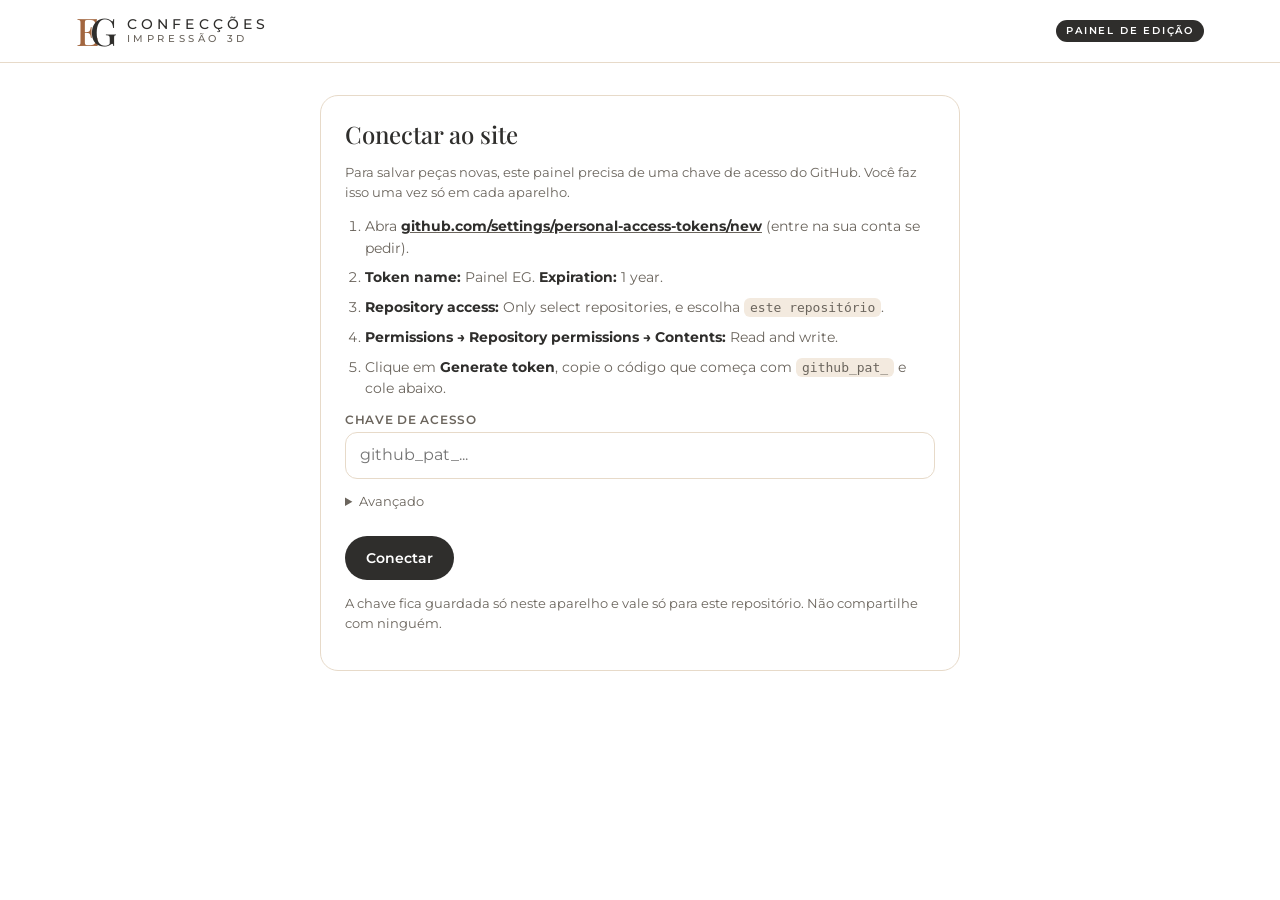
<file: admin.html>
<!doctype html>
<html lang="pt-BR">
<head>
<meta charset="utf-8">
<meta name="viewport" content="width=device-width,initial-scale=1,viewport-fit=cover">
<meta name="robots" content="noindex,nofollow">
<meta name="color-scheme" content="only light">
<title>Painel · EG Confecções</title>
<link rel="icon" href="data:image/svg+xml,%3Csvg xmlns='http://www.w3.org/2000/svg' viewBox='0 0 64 64'%3E%3Crect width='64' height='64' rx='14' fill='%232F2E2C'/%3E%3Ctext x='8' y='46' font-family='Georgia,serif' font-size='38' fill='%23C98B5F'%3EE%3C/text%3E%3Ctext x='28' y='46' font-family='Georgia,serif' font-size='38' fill='%23F3ECE2'%3EG%3C/text%3E%3C/svg%3E">
<link rel="preconnect" href="https://fonts.googleapis.com">
<link rel="preconnect" href="https://fonts.gstatic.com" crossorigin>
<link rel="stylesheet" href="https://fonts.googleapis.com/css2?family=Montserrat:wght@400;500;600;700&family=Playfair+Display:wght@500&display=swap">
<link rel="stylesheet" href="style.css?v=2">
<style>
.badge{font:600 10px/1 var(--sans);letter-spacing:.18em;text-transform:uppercase;background:var(--ink);color:var(--bg);padding:6px 10px;border-radius:999px}
.head{display:flex;flex-wrap:wrap;gap:12px;align-items:center;justify-content:space-between;padding-block:28px 12px}
.head h1{font:500 30px/1.1 var(--serif);margin:0}
.head p{margin:4px 0 0;color:var(--muted);font-size:14px}
.acts{display:flex;flex-wrap:wrap;gap:10px}
.panel{background:var(--surface);border:1px solid var(--line);border-radius:18px;padding:24px}
.connect{max-width:640px;margin:32px auto 0}
.connect h2{font:500 24px/1.2 var(--serif);margin:0 0 8px}
.connect ol{padding-left:20px;margin:14px 0;display:grid;gap:8px;color:var(--muted);font-size:14px}
.connect ol b{color:var(--ink)}
.connect code,.hint code{background:var(--surface-2);padding:2px 6px;border-radius:6px;font-size:13px}
.hint{font-size:13px;color:var(--muted)}
.fld{display:grid;gap:6px;margin-block:12px}
.fld>span{font:600 12px/1 var(--sans);letter-spacing:.06em;text-transform:uppercase;color:var(--muted)}
.fld input,.fld select,.fld textarea{width:100%;min-height:46px;border:1px solid var(--line);border-radius:12px;background:var(--bg);padding:10px 14px;font-size:16px}
.fld textarea{min-height:88px;resize:vertical}
.row2{display:grid;grid-template-columns:1fr 1fr;gap:12px}
.row3{display:grid;grid-template-columns:repeat(3,1fr);gap:12px}
@media (max-width:560px){.row2,.row3{grid-template-columns:1fr}}
.err{color:var(--danger);font-size:14px;margin:8px 0 0;min-height:1.2em}
.list{display:grid;gap:10px;margin-top:16px}
.item{display:grid;grid-template-columns:64px 1fr auto;gap:14px;align-items:center;background:var(--surface);border:1px solid var(--line);border-radius:16px;padding:10px 12px}
.item img{width:64px;height:64px;border-radius:12px;object-fit:cover;background:var(--surface-2)}
.item h3{margin:0;font:600 15px/1.3 var(--sans);overflow-wrap:anywhere}
.item .meta{font-size:13px;color:var(--muted)}
.item .meta b{font:500 16px/1 var(--serif);color:var(--ink);margin-right:8px}
.item .ops{display:flex;flex-wrap:wrap;gap:8px;justify-content:flex-end}
.item.off img{opacity:.5}
.pill{display:inline-block;font:600 10px/1 var(--sans);letter-spacing:.12em;text-transform:uppercase;padding:4px 8px;border-radius:999px;border:1px solid var(--line);margin-left:6px;color:var(--muted)}
@media (max-width:640px){.item{grid-template-columns:56px 1fr}.item img{width:56px;height:56px}.item .ops{grid-column:1/-1;justify-content:flex-start}}
.drop{display:grid;place-items:center;text-align:center;gap:6px;min-height:200px;border:2px dashed var(--line);border-radius:16px;background:var(--bg);cursor:pointer;overflow:hidden;position:relative;color:var(--muted);font-size:14px;padding:12px}
.drop:hover,.drop.over{border-color:var(--bronze)}
.drop img{max-height:260px;width:auto;margin:auto;border-radius:10px}
.drop input{position:absolute;inset:0;opacity:0;cursor:pointer;width:100%;height:100%}
.form{position:relative;padding:28px 24px 24px}
.form h2{font:500 26px/1.2 var(--serif);margin:0 0 8px;padding-right:44px}
.chk{display:flex;gap:10px;align-items:center;min-height:44px;font-size:15px}
.chk input{width:20px;height:20px;accent-color:var(--bronze)}
.foot-act{display:flex;flex-wrap:wrap;gap:10px;margin-top:18px}
.toast{position:fixed;left:50%;bottom:calc(20px + env(safe-area-inset-bottom,0px));translate:-50% 0;background:var(--ink);color:var(--bg);padding:14px 20px;border-radius:14px;font-size:14px;max-width:min(92vw,460px);z-index:50;box-shadow:var(--shadow)}
.toast.bad{background:var(--danger);color:#fff}
.empty{text-align:center;color:var(--muted);padding:40px 16px}
dialog.sm{width:min(520px,calc(100vw - 24px))}
</style>
</head>
<body>
<header class="top"><div class="wrap bar">
  <a class="brand" href="admin.html" aria-label="Painel EG Confecções">
    <span class="mark" aria-hidden="true"><i>E</i><b>G</b></span>
    <span><strong>Confecções</strong><small>Impressão 3D</small></span>
  </a>
  <span class="badge">Painel de edição</span>
</div></header>

<main class="wrap">
  <!-- Tela 1: conectar -->
  <section id="vConnect" class="panel connect" hidden>
    <h2>Conectar ao site</h2>
    <p class="hint">Para salvar peças novas, este painel precisa de uma chave de acesso do GitHub. Você faz isso uma vez só em cada aparelho.</p>
    <ol>
      <li>Abra <a href="https://github.com/settings/personal-access-tokens/new" target="_blank" rel="noopener"><b>github.com/settings/personal-access-tokens/new</b></a> (entre na sua conta se pedir).</li>
      <li><b>Token name:</b> Painel EG. <b>Expiration:</b> 1 year.</li>
      <li><b>Repository access:</b> Only select repositories, e escolha <code id="repName">este repositório</code>.</li>
      <li><b>Permissions → Repository permissions → Contents:</b> Read and write.</li>
      <li>Clique em <b>Generate token</b>, copie o código que começa com <code>github_pat_</code> e cole abaixo.</li>
    </ol>
    <label class="fld"><span>Chave de acesso</span><input id="tok" type="password" autocomplete="off" placeholder="github_pat_..."></label>
    <details class="hint"><summary>Avançado</summary>
      <div class="row2"><label class="fld"><span>Usuário do GitHub</span><input id="own" autocomplete="off"></label><label class="fld"><span>Repositório</span><input id="rep" autocomplete="off"></label></div>
    </details>
    <p class="err" id="cErr" role="alert"></p>
    <button class="btn pri" id="cGo">Conectar</button>
    <p class="hint">A chave fica guardada só neste aparelho e vale só para este repositório. Não compartilhe com ninguém.</p>
  </section>

  <!-- Tela 2: lista -->
  <section id="vList" hidden>
    <div class="head">
      <div><h1>Suas peças</h1><p id="sum"></p></div>
      <div class="acts">
        <a class="btn ghost sm" href="./" target="_blank" rel="noopener">Ver site dos clientes</a>
        <button class="btn ghost sm" id="bSet">Dados da loja</button>
        <button class="btn pri" id="bNew">+ Nova peça</button>
      </div>
    </div>
    <div class="list" id="list"></div>
    <p class="hint" style="margin-top:20px">Depois de salvar, o site dos clientes atualiza em cerca de 1 minuto. <button class="btn sm ghost" id="bOut" style="margin-left:6px">Desconectar este aparelho</button></p>
  </section>
</main>

<!-- Formulário da peça -->
<dialog id="dForm"><form class="form" id="fForm" novalidate>
  <button type="button" class="x" id="fX" aria-label="Fechar">×</button>
  <h2 id="fTitle">Nova peça</h2>
  <label class="fld"><span>Foto</span>
    <div class="drop" id="drop"><div id="dropTxt"><b>Toque para escolher a foto</b><br>ou arraste aqui</div><img id="prev" alt="" hidden><input id="file" type="file" accept="image/*"></div>
  </label>
  <label class="fld"><span>Nome</span><input id="fName" required maxlength="80" placeholder="Ex.: Chaveiro Coruja"></label>
  <div class="row2">
    <label class="fld"><span>Valor (R$)</span><input id="fPrice" required inputmode="decimal" placeholder="Ex.: 7,50"></label>
    <label class="fld"><span>Categoria</span><input id="fCat" list="cats" required maxlength="40" placeholder="Escolha ou escreva uma nova"><datalist id="cats"></datalist></label>
  </div>
  <label class="fld"><span>Descrição (opcional)</span><textarea id="fDesc" maxlength="400" placeholder="Conte um pouco sobre a peça"></textarea></label>
  <div class="row3">
    <label class="fld"><span>Material</span><input id="fMat" maxlength="40" placeholder="Ex.: PLA"></label>
    <label class="fld"><span>Tamanho</span><input id="fSize" maxlength="40" placeholder="Ex.: 5 cm"></label>
    <label class="fld"><span>Cores</span><input id="fCol" maxlength="60" placeholder="Ex.: preto e branco"></label>
  </div>
  <label class="chk"><input type="checkbox" id="fAvail" checked> Disponível para pedido</label>
  <label class="chk"><input type="checkbox" id="fFeat"> Mostrar em destaque (aparece primeiro)</label>
  <p class="err" id="fErr" role="alert"></p>
  <div class="foot-act"><button type="submit" class="btn pri" id="fSave">Salvar e publicar</button><button type="button" class="btn ghost" id="fCancel">Cancelar</button></div>
</form></dialog>

<!-- Dados da loja -->
<dialog id="dSet" class="sm"><form class="form" id="sForm">
  <button type="button" class="x" id="sX" aria-label="Fechar">×</button>
  <h2>Dados da loja</h2>
  <label class="fld"><span>WhatsApp (com DDD)</span><input id="sWa" inputmode="tel" placeholder="(81) 99999-9999"></label>
  <label class="fld"><span>Instagram</span><input id="sIg" placeholder="@usuario"></label>
  <label class="fld"><span>Aviso no topo da vitrine</span><input id="sNote" maxlength="120"></label>
  <p class="err" id="sErr" role="alert"></p>
  <div class="foot-act"><button type="submit" class="btn pri" id="sSave">Salvar</button><button type="button" class="btn ghost" id="sCancel">Cancelar</button></div>
</form></dialog>

<div class="toast" id="toast" hidden role="status"></div>

<script>
(function(){
  var $=function(s){return document.querySelector(s)};
  var LS='eg_painel_v1',BR='main';
  var brl=function(n){return Number(n).toLocaleString('pt-BR',{style:'currency',currency:'BRL'})};
  var esc=function(s){return String(s==null?'':s).replace(/[&<>"']/g,function(c){return {'&':'&amp;','<':'&lt;','>':'&gt;','"':'&quot;',"'":'&#39;'}[c]})};
  var cfg=function(){try{return JSON.parse(localStorage.getItem(LS)||'{}')}catch(e){return {}}};
  var saveCfg=function(c){try{localStorage.setItem(LS,JSON.stringify(c))}catch(e){}};
  var DB=null,edit=null,imgB64=null,delId=null;

  function guess(){
    var h=location.hostname,o='',r='';
    if(/\.github\.io$/.test(h)){o=h.split('.')[0];r=location.pathname.split('/')[1]||''}
    return {owner:o,repo:r};
  }
  function toast(t,bad){var e=$('#toast');e.textContent=t;e.className='toast'+(bad?' bad':'');e.hidden=false;clearTimeout(toast.t);toast.t=setTimeout(function(){e.hidden=true},bad?6000:4500)}

  /* ---------- API do GitHub ---------- */
  function api(path,opt){
    var c=cfg();opt=opt||{};
    return fetch('https://api.github.com/repos/'+c.owner+'/'+c.repo+(path?'/'+path:''),{method:opt.method||'GET',cache:'no-store',
      headers:{'Accept':'application/vnd.github+json','Authorization':'Bearer '+c.token,'Content-Type':'application/json'},
      body:opt.body?JSON.stringify(opt.body):undefined}).then(function(r){
        if(r.ok)return r.json();
        return r.json().catch(function(){return {}}).then(function(j){var e=new Error(j.message||('Erro '+r.status));e.status=r.status;throw e});
      });
  }
  var dec=function(b){var s=atob(b.replace(/\n/g,''));return new TextDecoder().decode(Uint8Array.from(s,function(c){return c.charCodeAt(0)}))};
  var enc=function(t){var a=new TextEncoder().encode(t),s='';for(var i=0;i<a.length;i++)s+=String.fromCharCode(a[i]);return btoa(s)};
  function getDB(){return api('contents/products.json?ref='+BR).then(function(f){return {db:JSON.parse(dec(f.content)),sha:f.sha}})}
  function putDB(db,sha,msg){return api('contents/products.json',{method:'PUT',body:{message:msg,content:enc(JSON.stringify(db,null,1)),sha:sha,branch:BR}})}
  function update(mut,msg,tries){
    tries=tries||0;
    return getDB().then(function(x){mut(x.db);return putDB(x.db,x.sha,msg).then(function(){DB=x.db})})
      .catch(function(e){if((e.status===409||e.status===422)&&tries<2)return update(mut,msg,tries+1);throw e});
  }
  function putImage(id,b64){
    var path='images/'+id+'.jpg';
    return api('contents/'+path+'?ref='+BR).then(function(f){return f.sha},function(){return null}).then(function(sha){
      var body={message:'Foto: '+id,content:b64,branch:BR};if(sha)body.sha=sha;
      return api('contents/'+path,{method:'PUT',body:body}).then(function(){return path});
    });
  }
  function delImage(path){
    if(!/^images\//.test(path))return Promise.resolve();
    return api('contents/'+path+'?ref='+BR).then(function(f){return api('contents/'+path,{method:'DELETE',body:{message:'Remove foto',sha:f.sha,branch:BR}})}).catch(function(){});
  }

  /* ---------- foto ---------- */
  function resize(file){
    return new Promise(function(res,rej){
      var img=new Image(),u=URL.createObjectURL(file);
      img.onload=function(){
        var k=Math.min(1,1100/Math.max(img.width,img.height)),w=Math.round(img.width*k),h=Math.round(img.height*k);
        var c=document.createElement('canvas');c.width=w;c.height=h;var x=c.getContext('2d');
        x.fillStyle='#fff';x.fillRect(0,0,w,h);x.drawImage(img,0,0,w,h);
        URL.revokeObjectURL(u);var d=c.toDataURL('image/jpeg',.84);res({b64:d.split(',')[1],url:d});
      };
      img.onerror=function(){rej(new Error('Não consegui ler essa foto. Tente outra (JPG ou PNG).'))};
      img.src=u;
    });
  }
  function pick(file){
    if(!file)return;
    resize(file).then(function(r){imgB64=r.b64;$('#prev').src=r.url;$('#prev').hidden=false;$('#dropTxt').hidden=true}).catch(function(e){$('#fErr').textContent=e.message});
  }

  /* ---------- telas ---------- */
  function show(v){$('#vConnect').hidden=v!=='c';$('#vList').hidden=v!=='l'}
  function cats(){var a=[];DB.products.forEach(function(p){if(p.category&&a.indexOf(p.category)<0)a.push(p.category)});return a}
  function slug(s){return s.normalize('NFD').replace(/[̀-ͯ]/g,'').toLowerCase().replace(/[^a-z0-9]+/g,'-').replace(/^-|-$/g,'').slice(0,40)}
  function list(){
    $('#sum').textContent=DB.products.length+(DB.products.length===1?' peça':' peças')+' no catálogo';
    if(!DB.products.length){$('#list').innerHTML='<p class="empty">Nenhuma peça ainda. Toque em “Nova peça” para começar.</p>';return}
    $('#list').innerHTML=DB.products.map(function(p){
      var ask=delId===p.id;
      return '<div class="item'+(p.available===false?' off':'')+'"><img src="'+esc(p.image)+'" alt="" loading="lazy">'
        +'<div><h3>'+esc(p.name)+(p.featured?'<span class="pill">Destaque</span>':'')+(p.available===false?'<span class="pill">Esgotado</span>':'')+'</h3>'
        +'<div class="meta"><b>'+brl(p.price)+'</b>'+esc(p.category)+'</div></div>'
        +'<div class="ops">'+(ask
          ?'<span class="hint" style="align-self:center">Excluir esta peça?</span><button class="btn danger sm" data-a="del2" data-id="'+esc(p.id)+'">Sim, excluir</button><button class="btn ghost sm" data-a="no">Não</button>'
          :'<button class="btn ghost sm" data-a="edit" data-id="'+esc(p.id)+'">Editar</button><button class="btn ghost sm" data-a="del" data-id="'+esc(p.id)+'">Excluir</button>')
        +'</div></div>';
    }).join('');
  }
  function openForm(p){
    edit=p||null;imgB64=null;$('#fErr').textContent='';
    $('#fTitle').textContent=p?'Editar peça':'Nova peça';
    $('#fName').value=p?p.name:'';$('#fPrice').value=p?String(p.price).replace('.',','):'';$('#fCat').value=p?p.category:'';
    $('#fDesc').value=p&&p.description||'';var d=p&&p.details||{};$('#fMat').value=d.material||'';$('#fSize').value=d.size||'';$('#fCol').value=d.colors||'';
    $('#fAvail').checked=p?p.available!==false:true;$('#fFeat').checked=!!(p&&p.featured);
    $('#prev').hidden=!p;$('#dropTxt').hidden=!!p;if(p)$('#prev').src=p.image;$('#file').value='';
    $('#cats').innerHTML=cats().map(function(c){return '<option value="'+esc(c)+'">'}).join('');
    $('#fSave').disabled=false;$('#fSave').textContent='Salvar e publicar';
    $('#dForm').showModal();
  }
  function submitForm(e){
    e.preventDefault();
    var name=$('#fName').value.trim(),price=parseFloat($('#fPrice').value.replace(/\./g,'').replace(',','.')),cat=$('#fCat').value.trim();
    if(!edit&&!imgB64)return $('#fErr').textContent='Escolha uma foto da peça.';
    if(!name)return $('#fErr').textContent='Escreva o nome da peça.';
    if(!(price>=0)||$('#fPrice').value.trim()==='')return $('#fErr').textContent='Informe o valor, por exemplo 7,50.';
    if(!cat)return $('#fErr').textContent='Escolha ou escreva uma categoria.';
    $('#fErr').textContent='';$('#fSave').disabled=true;$('#fSave').textContent='Publicando…';
    var id=edit?edit.id:(slug(name)||'peca')+'-'+Date.now().toString(36).slice(-4);
    var oldImg=edit?edit.image:null;
    var fields={name:name,price:Math.round(price*100)/100,category:cat,description:$('#fDesc').value.trim(),
      details:{material:$('#fMat').value.trim(),size:$('#fSize').value.trim(),colors:$('#fCol').value.trim()},
      available:$('#fAvail').checked,featured:$('#fFeat').checked};
    var step=imgB64?putImage(id+(edit?'-'+Date.now().toString(36).slice(-4):''),imgB64):Promise.resolve(oldImg);
    step.then(function(imgPath){
      return update(function(db){
        if(edit){var t=db.products.filter(function(p){return p.id===id})[0];if(!t)throw new Error('Essa peça não existe mais.');Object.assign(t,fields,{image:imgPath})}
        else db.products.unshift(Object.assign({id:id,image:imgPath},fields));
      },(edit?'Edita: ':'Nova peça: ')+name).then(function(){if(edit&&imgB64&&oldImg&&oldImg!==imgPath)delImage(oldImg)});
    }).then(function(){$('#dForm').close();list();toast('Publicado! Aparece no site em cerca de 1 minuto.')})
    .catch(function(err){$('#fSave').disabled=false;$('#fSave').textContent='Salvar e publicar';$('#fErr').textContent=friendly(err)});
  }
  function friendly(e){
    if(e.status===401||e.status===403)return 'A chave de acesso não tem permissão ou expirou. Desconecte este aparelho e conecte de novo.';
    if(e.status===404)return 'Repositório não encontrado. Confira usuário e nome em Avançado.';
    if(e.message==='Failed to fetch')return 'Sem conexão com a internet. Tente de novo.';
    return e.message||'Não foi possível salvar.';
  }

  /* ---------- conexão ---------- */
  function connect(){
    var c={owner:$('#own').value.trim(),repo:$('#rep').value.trim(),token:$('#tok').value.trim()};
    if(!c.token)return $('#cErr').textContent='Cole a chave de acesso.';
    if(!c.owner||!c.repo){document.querySelector('#vConnect details').open=true;return $('#cErr').textContent='Informe usuário e repositório em Avançado.'}
    $('#cErr').textContent='';$('#cGo').disabled=true;$('#cGo').textContent='Conectando…';saveCfg(c);
    api('').then(function(r){
      if(!r.permissions||!r.permissions.push)throw Object.assign(new Error('Essa chave só consegue ler. Gere de novo com Contents: Read and write.'),{status:0});
      BR=r.default_branch||'main';c.branch=BR;saveCfg(c);return getDB();
    }).then(function(x){DB=x.db;show('l');list();toast('Conectado!')})
    .catch(function(e){try{localStorage.removeItem(LS)}catch(_){}$('#cErr').textContent=friendly(e)})
    .then(function(){$('#cGo').disabled=false;$('#cGo').textContent='Conectar'});
  }
  function boot(){
    var g=guess(),c=cfg();
    $('#own').value=c.owner||g.owner;$('#rep').value=c.repo||g.repo;
    $('#repName').textContent=$('#rep').value||'este repositório';
    if(c.branch)BR=c.branch;
    if(c.token&&c.owner&&c.repo){
      getDB().then(function(x){DB=x.db;show('l');list()}).catch(function(e){show('c');$('#cErr').textContent=friendly(e)});
    }else show('c');
  }

  /* ---------- eventos ---------- */
  $('#cGo').onclick=connect;
  $('#tok').addEventListener('keydown',function(e){if(e.key==='Enter')connect()});
  $('#bNew').onclick=function(){openForm(null)};
  $('#bOut').onclick=function(){try{localStorage.removeItem(LS)}catch(e){}DB=null;$('#tok').value='';show('c');toast('Aparelho desconectado.')};
  $('#list').addEventListener('click',function(e){
    var b=e.target.closest('button');if(!b)return;var id=b.dataset.id,a=b.dataset.a;
    if(a==='edit')openForm(DB.products.filter(function(p){return p.id===id})[0]);
    if(a==='del'){delId=id;list()}
    if(a==='no'){delId=null;list()}
    if(a==='del2'){
      b.disabled=true;b.textContent='Excluindo…';var img=(DB.products.filter(function(p){return p.id===id})[0]||{}).image;
      update(function(db){db.products=db.products.filter(function(p){return p.id!==id})},'Exclui peça: '+id)
        .then(function(){delId=null;list();toast('Peça excluída. Sai do site em cerca de 1 minuto.');if(img)delImage(img)})
        .catch(function(err){delId=null;list();toast(friendly(err),true)});
    }
  });
  $('#fForm').addEventListener('submit',submitForm);
  $('#fX').onclick=$('#fCancel').onclick=function(){$('#dForm').close()};
  $('#file').addEventListener('change',function(e){pick(e.target.files[0])});
  var dr=$('#drop');
  ['dragenter','dragover'].forEach(function(n){dr.addEventListener(n,function(e){e.preventDefault();dr.classList.add('over')})});
  ['dragleave','drop'].forEach(function(n){dr.addEventListener(n,function(e){e.preventDefault();dr.classList.remove('over')})});
  dr.addEventListener('drop',function(e){pick(e.dataTransfer.files[0])});
  $('#bSet').onclick=function(){var s=DB.settings;$('#sWa').value=s.whatsapp||'';$('#sIg').value=s.instagram?'@'+s.instagram:'';$('#sNote').value=s.notice||'';$('#sErr').textContent='';$('#dSet').showModal()};
  $('#sX').onclick=$('#sCancel').onclick=function(){$('#dSet').close()};
  $('#sForm').addEventListener('submit',function(e){
    e.preventDefault();var wa=$('#sWa').value.replace(/\D/g,'');
    if(wa.length<10)return $('#sErr').textContent='Informe o WhatsApp com DDD.';
    if(wa.length<=11)wa='55'+wa;
    $('#sSave').disabled=true;
    update(function(db){db.settings={whatsapp:wa,instagram:$('#sIg').value.trim().replace('@',''),notice:$('#sNote').value.trim()}},'Atualiza dados da loja')
      .then(function(){$('#dSet').close();toast('Dados salvos. O site atualiza em cerca de 1 minuto.')})
      .catch(function(err){$('#sErr').textContent=friendly(err)}).then(function(){$('#sSave').disabled=false});
  });
  ['dForm','dSet'].forEach(function(id){$('#'+id).addEventListener('click',function(e){if(e.target===this)this.close()})});
  boot();
})();
</script>
</body>
</html>
</file>
<file: style.css>
/* EG Confecções · estilo compartilhado (vitrine e painel) */
:root{
  --bg:#FFFFFF; --surface:#FFFFFF; --surface-2:#F3EADF; --ink:#2F2E2C; --muted:#6B655D; --line:#E7DAC9;
  --bronze:#A2663F; --accent-text:#8A5230; --wa:#1E8E4E; --danger:#B3382C;
  --foot-bg:#2F2E2C; --foot-ink:#F3ECE2; --foot-muted:#B9AFA2;
  --serif:"Playfair Display",Georgia,"Times New Roman",serif;
  --sans:"Montserrat",system-ui,-apple-system,"Segoe UI",Roboto,sans-serif;
  --shadow:0 1px 2px rgba(47,46,44,.06),0 10px 28px rgba(47,46,44,.08);
  color-scheme:light;
}
*{box-sizing:border-box}
html{scroll-behavior:smooth;-webkit-text-size-adjust:100%}
body{margin:0;background:var(--bg);color:var(--ink);font:400 16px/1.55 var(--sans);-webkit-font-smoothing:antialiased}
img{max-width:100%;display:block}
a{color:inherit}
button,input,select,textarea{font:inherit;color:inherit}
:focus-visible{outline:2px solid var(--bronze);outline-offset:2px}
.wrap{width:100%;max-width:1160px;margin-inline:auto;padding-left:max(16px,env(safe-area-inset-left,0px));padding-right:max(16px,env(safe-area-inset-right,0px))}
.ic{width:1.15em;height:1.15em;fill:currentColor;flex:none}

/* botões */
.btn{display:inline-flex;align-items:center;justify-content:center;gap:8px;min-height:44px;padding:0 20px;border-radius:999px;border:1px solid transparent;font:600 14px/1 var(--sans);text-decoration:none;cursor:pointer;background:none;transition:transform .15s,background .15s,box-shadow .15s}
.btn:active{transform:translateY(1px)}
.btn.sm{min-height:38px;padding:0 16px;font-size:13px}
.btn.wa{background:var(--wa);color:#fff}
.btn.wa:hover{filter:brightness(1.08)}
.btn.pri{background:var(--ink);color:var(--bg)}
.btn.pri:hover{background:var(--accent-text);color:#fff}
.btn.ghost{background:var(--surface);border-color:var(--line)}
.btn.ghost:hover{border-color:var(--bronze)}
.btn.danger{color:var(--danger);border-color:var(--danger);background:transparent}
.btn[disabled]{opacity:.55;pointer-events:none}

/* topo */
body .hero{background:var(--bg)}
.top{position:sticky;top:0;z-index:20;background:color-mix(in srgb,var(--bg) 90%,transparent);backdrop-filter:blur(10px);-webkit-backdrop-filter:blur(10px);border-bottom:1px solid var(--line)}
.bar{display:flex;align-items:center;justify-content:space-between;gap:12px;padding-block:12px}
.brand{display:flex;align-items:center;gap:12px;text-decoration:none;min-width:0}
.mark{font:500 38px/1 var(--serif);letter-spacing:-.07em;display:inline-flex}
.mark i{font-style:normal;color:var(--bronze)}
.mark b{font-weight:500;margin-left:-.16em;color:var(--ink)}
.brand strong{display:block;font:500 14px/1.15 var(--sans);letter-spacing:.3em;text-transform:uppercase}
.brand small{display:block;font:500 9.5px/1.5 var(--sans);letter-spacing:.38em;text-transform:uppercase;color:var(--muted)}

/* rodapé */
.foot{background:var(--foot-bg);color:var(--foot-ink);margin-top:72px}
.foot-in{display:grid;grid-template-columns:1.2fr 1fr;gap:32px;padding-block:44px}
.foot h2{font:500 26px/1.2 var(--serif);margin:0 0 8px}
.foot p{margin:0;color:var(--foot-muted);max-width:44ch}
.foot ul{list-style:none;margin:0;padding:0;display:grid;gap:12px;align-content:start}
.foot a{text-decoration:none}
.foot .btn.wa{width:fit-content}
.foot .link{display:inline-flex;gap:10px;align-items:center;color:var(--foot-ink)}
.foot .link:hover{text-decoration:underline}
.copy{border-top:1px solid rgba(255,255,255,.12);padding-block:16px;font-size:12px;color:var(--foot-muted)}
@media (max-width:720px){.foot-in{grid-template-columns:1fr}}

/* caixas de diálogo */
dialog{border:0;padding:0;border-radius:20px;background:var(--surface);color:var(--ink);width:min(880px,calc(100vw - 24px));max-height:calc(100dvh - 24px);overflow:auto;box-shadow:0 24px 80px rgba(0,0,0,.35)}
dialog::backdrop{background:rgba(20,18,16,.55);backdrop-filter:blur(3px)}
.x{position:absolute;top:10px;right:10px;width:40px;height:40px;border-radius:50%;border:1px solid var(--line);background:var(--surface);cursor:pointer;display:grid;place-items:center;font-size:20px;line-height:1;z-index:2}
.x:hover{border-color:var(--bronze)}
.sr{position:absolute;width:1px;height:1px;overflow:hidden;clip:rect(0 0 0 0);white-space:nowrap}
@media (prefers-reduced-motion:reduce){*{scroll-behavior:auto!important;transition:none!important;animation:none!important}}
</file>
